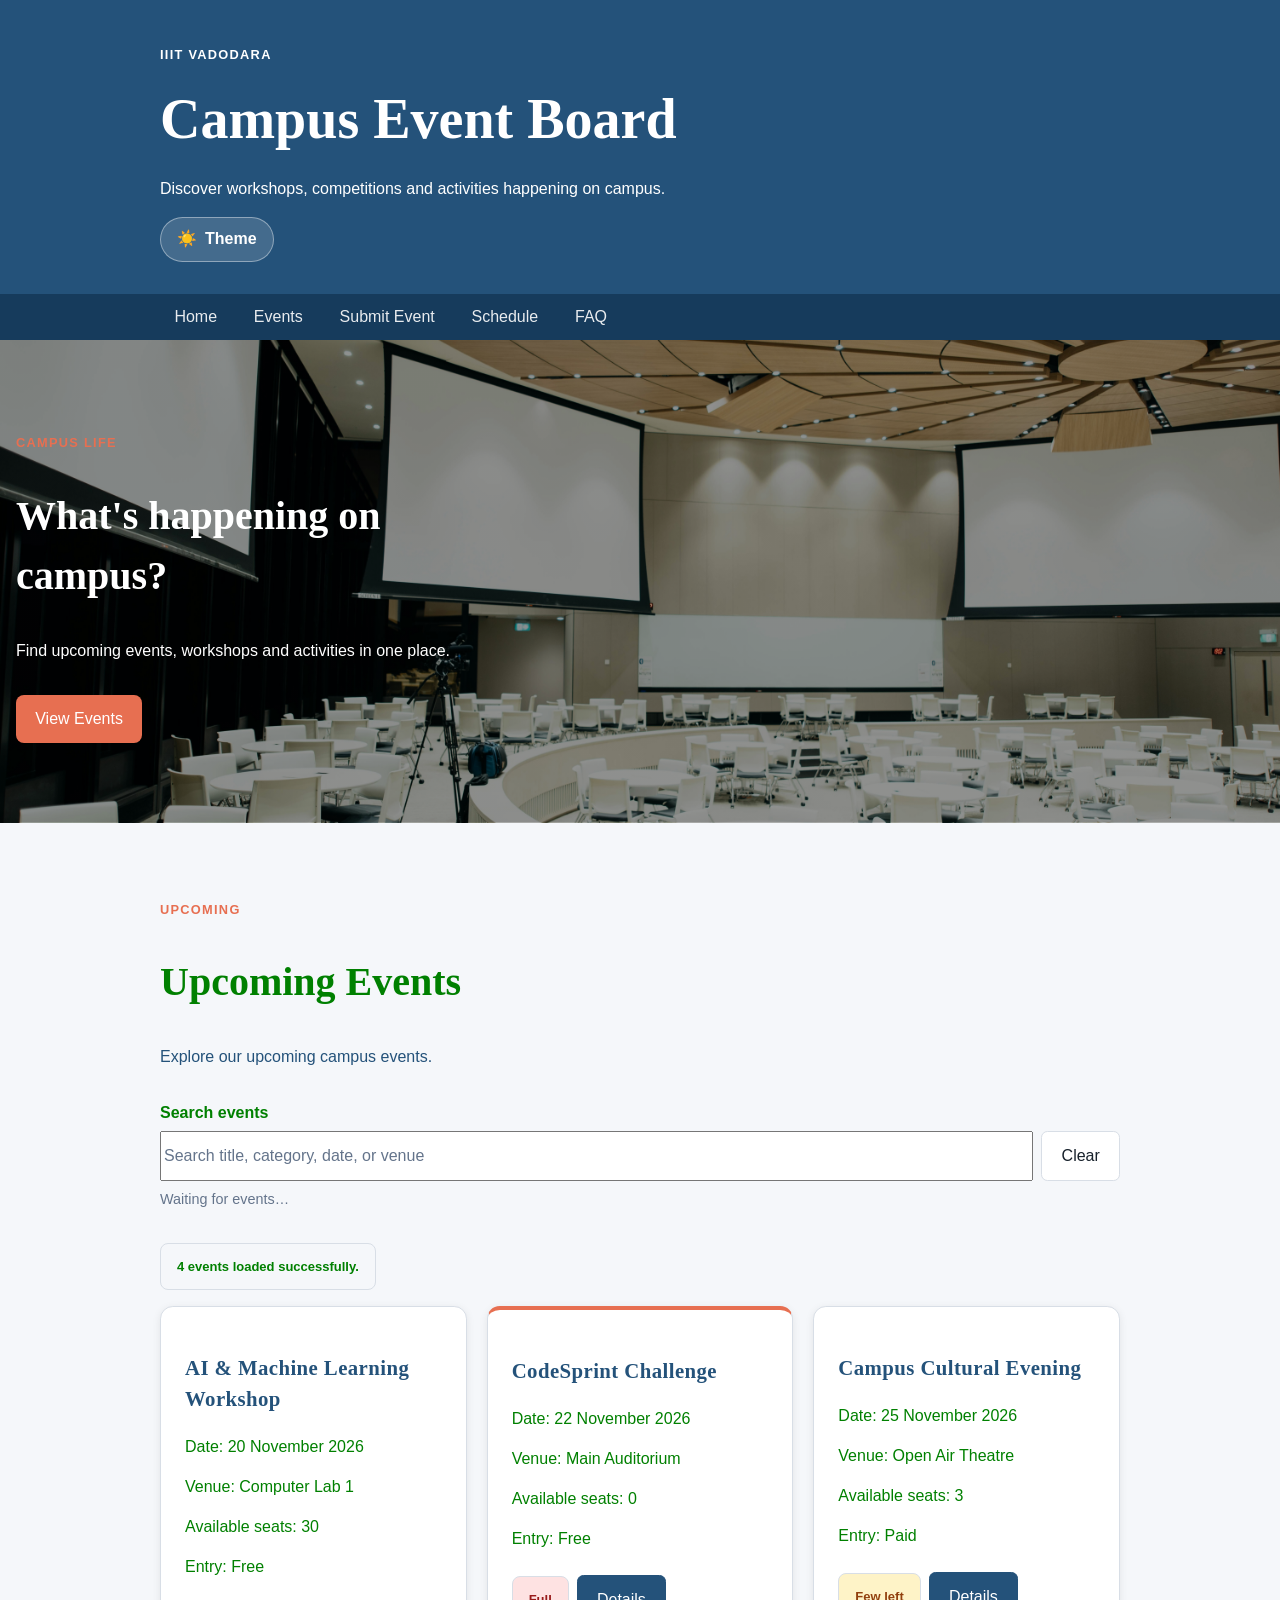
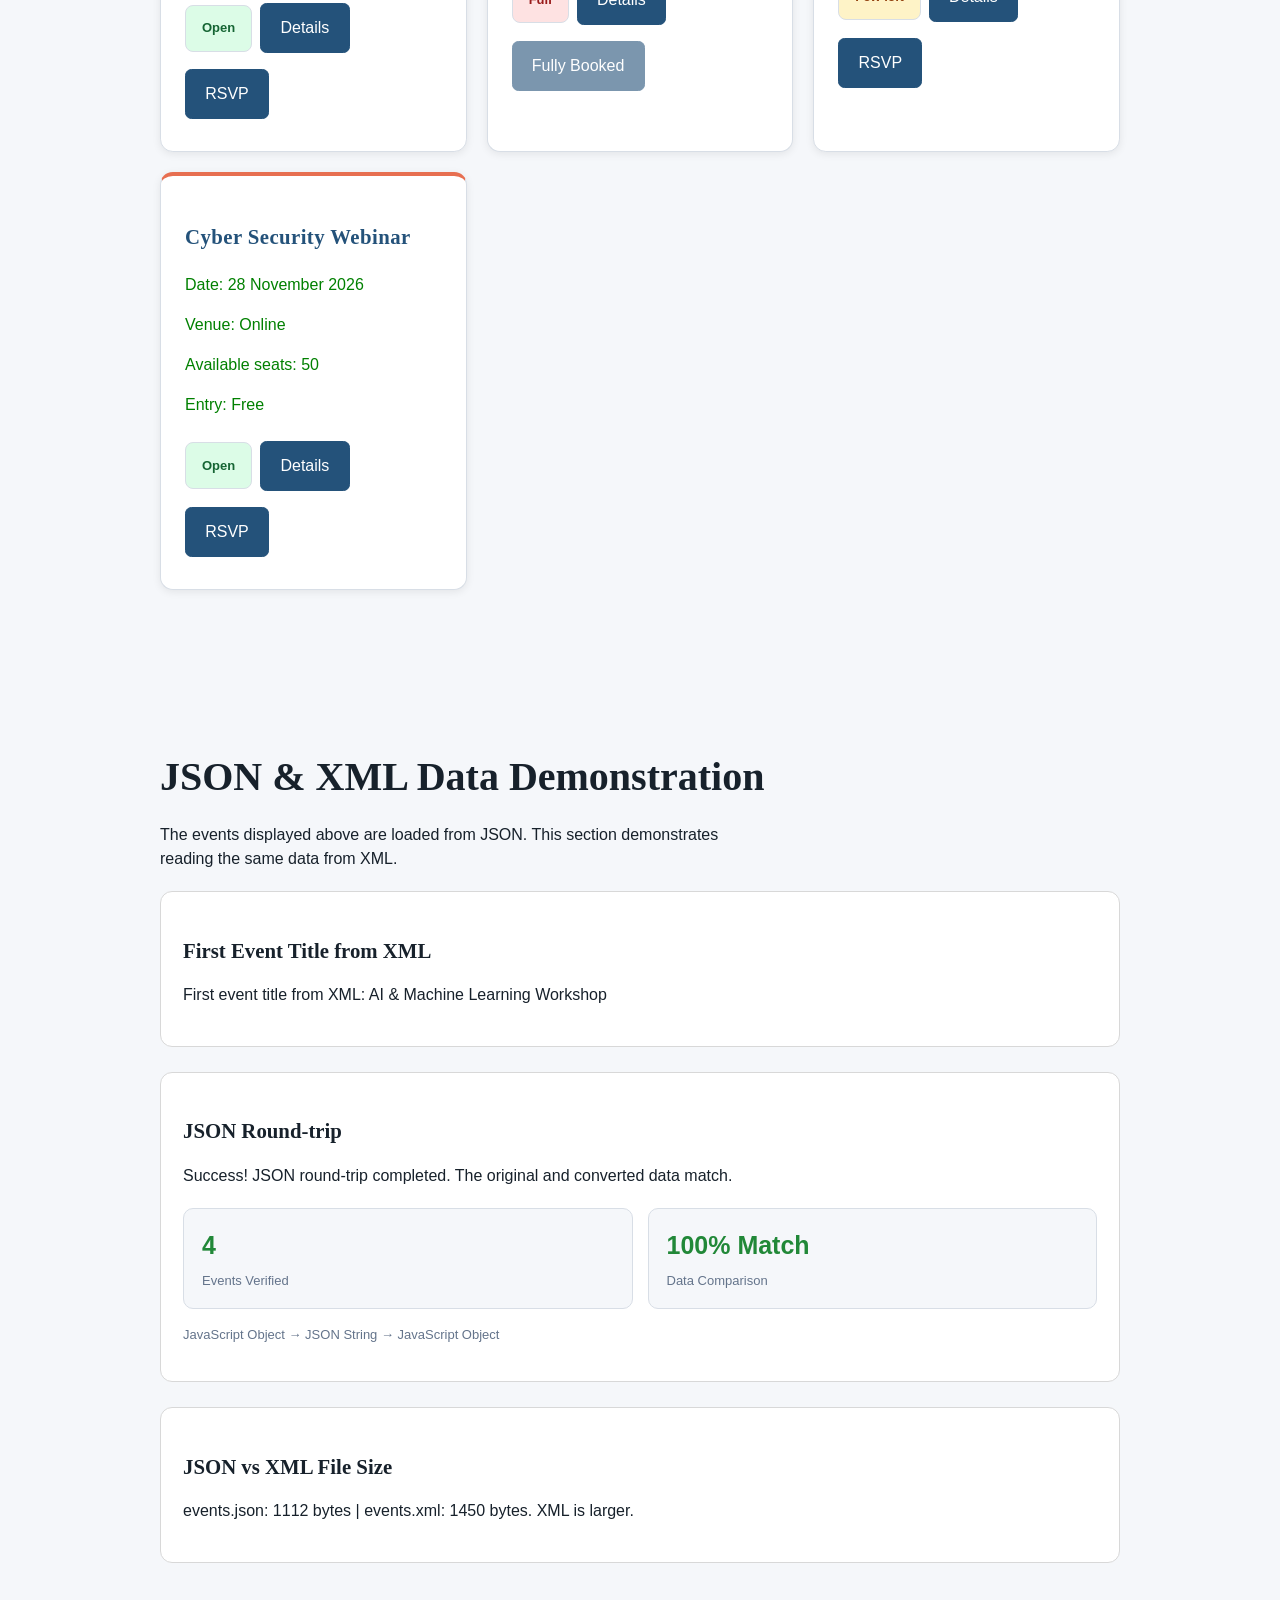
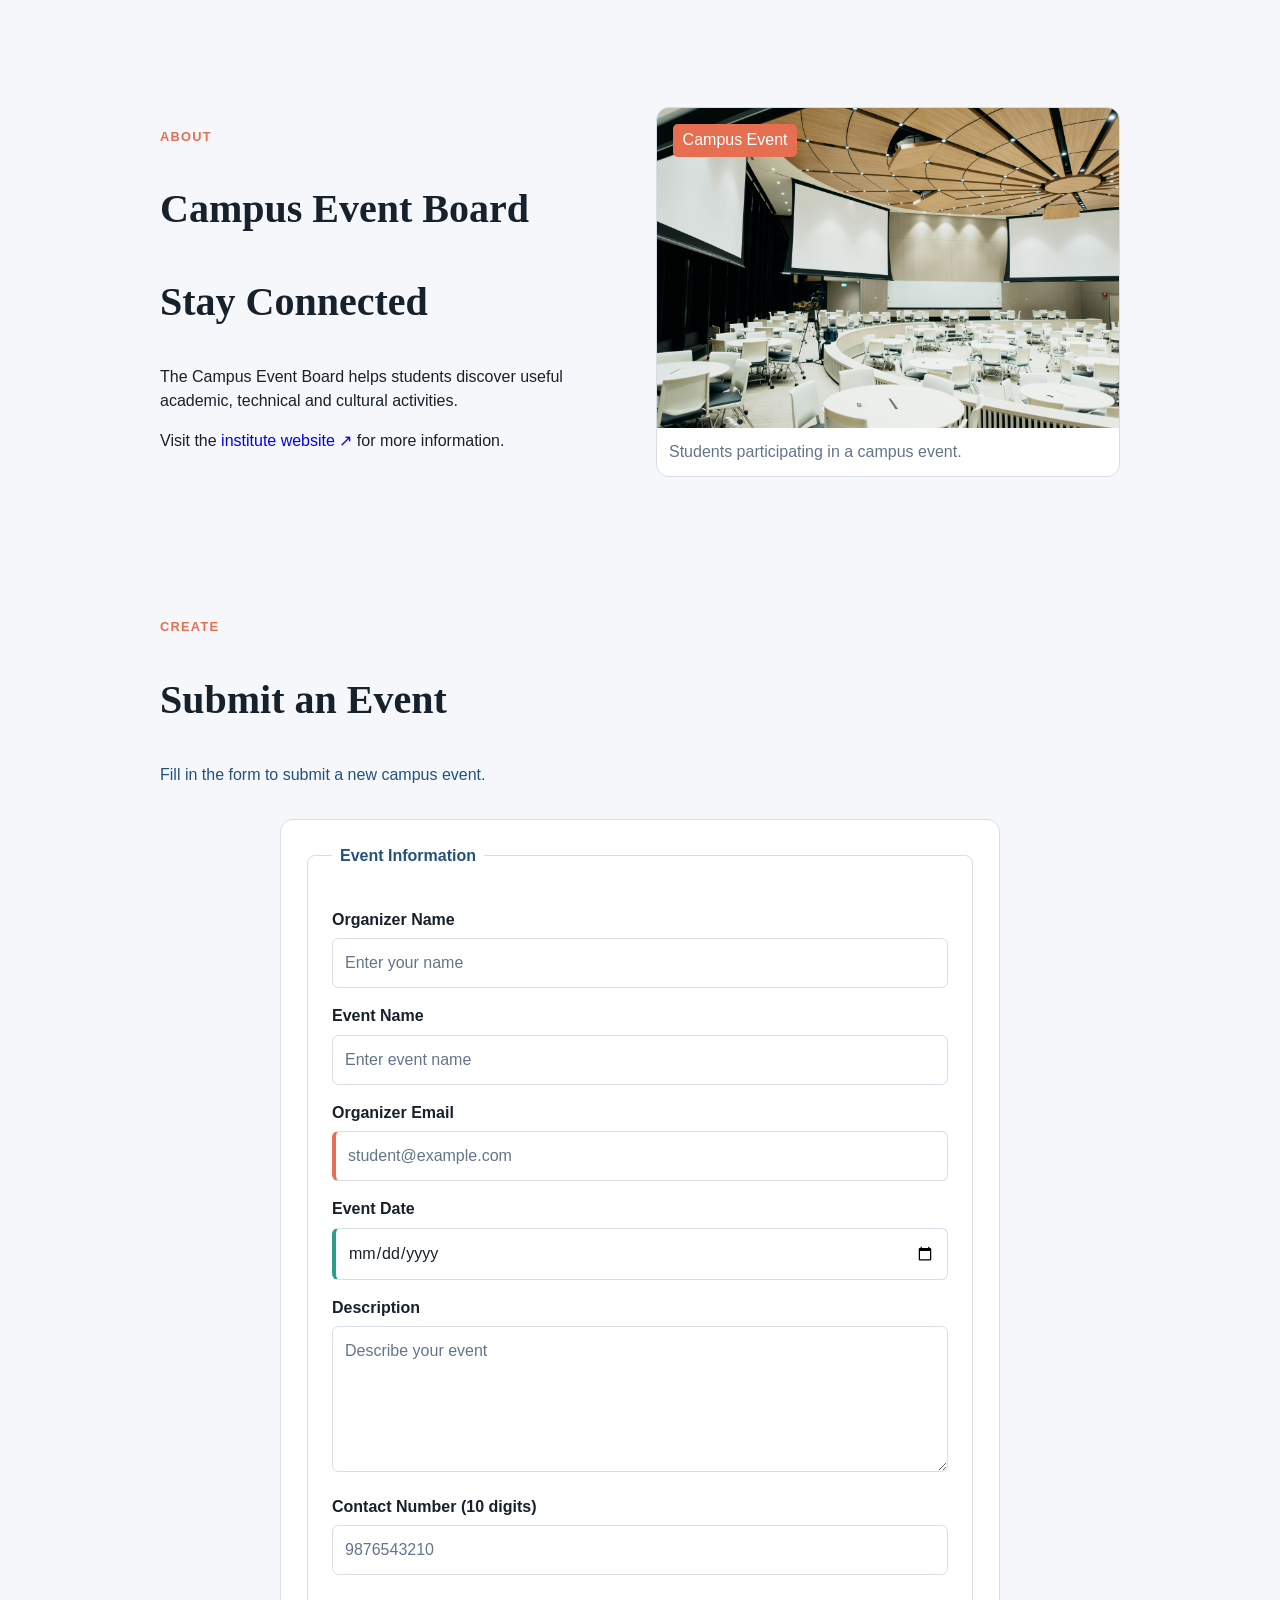
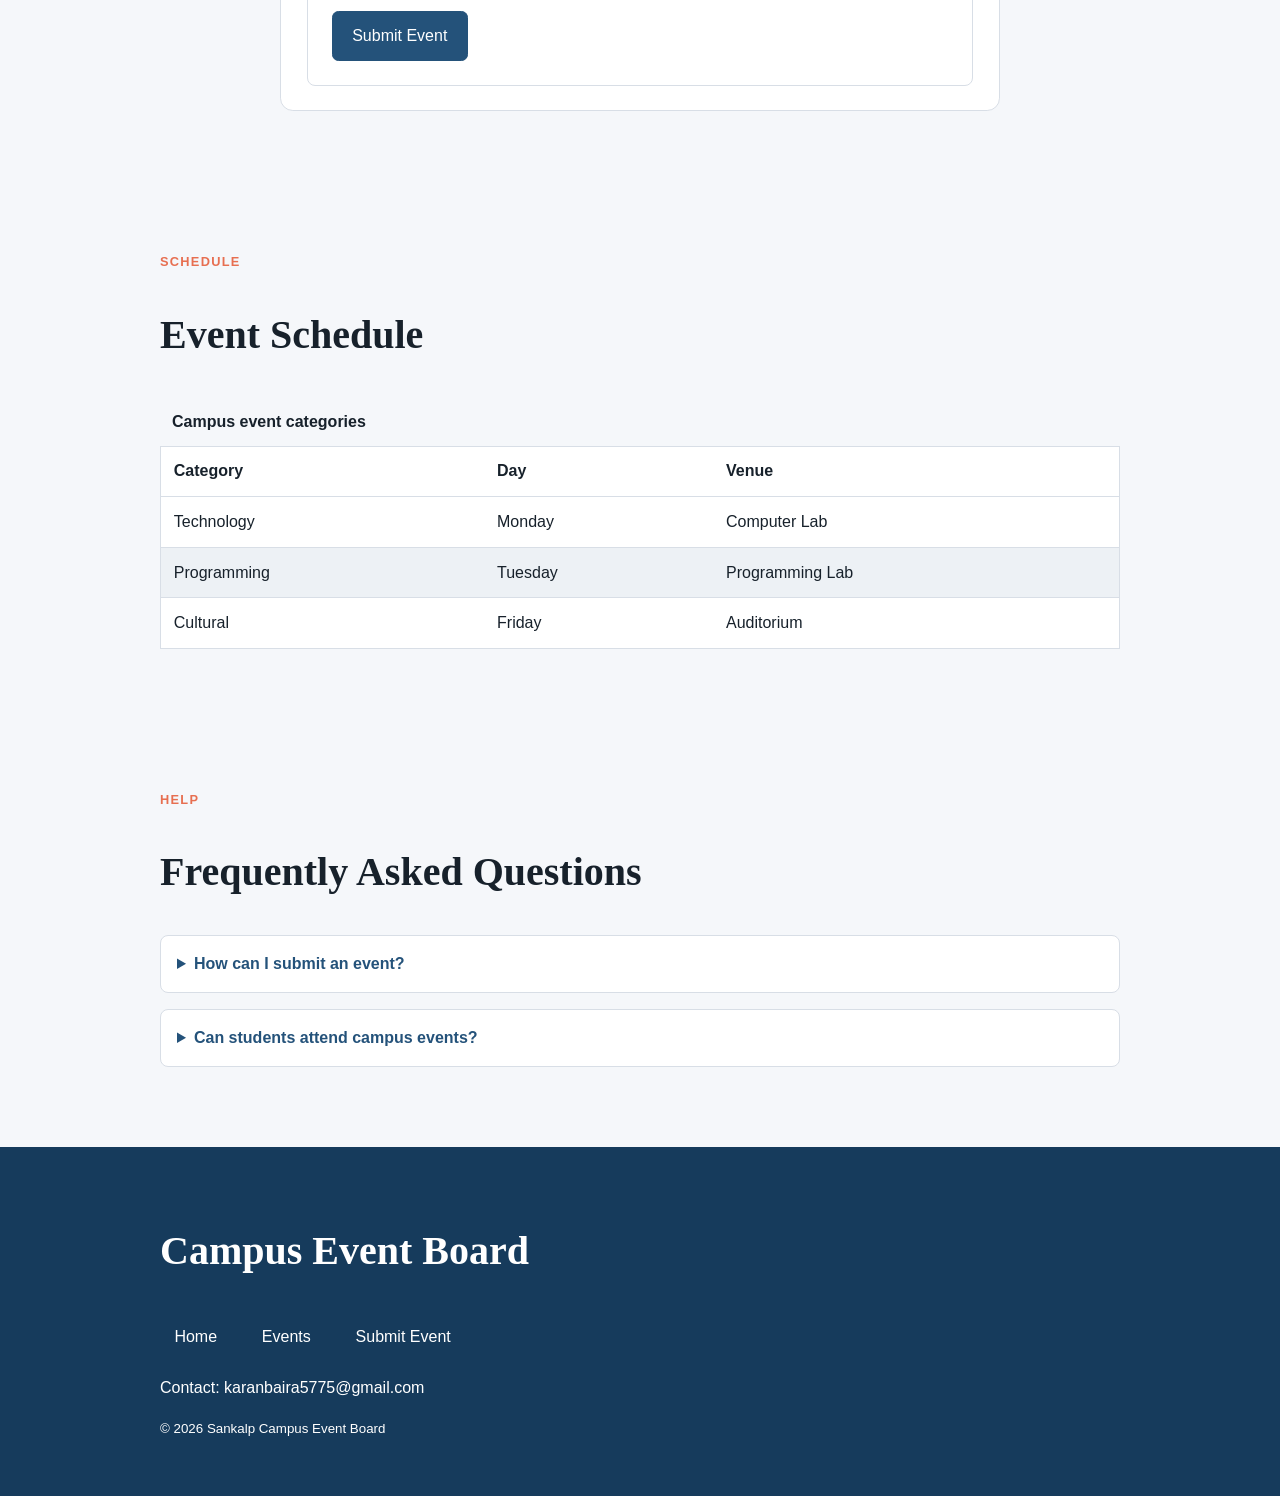
<file: index.html>
<!DOCTYPE html>
<html lang="en">

  <head>
    <meta charset="UTF-8">
    <meta name="viewport" content="width=device-width, initial-scale=1">

    <title>Campus Event Board</title>

    <meta
      name="description"
      content="Campus Event Board for discovering and submitting campus events.">
    <link rel="shortcut icon" href="images.ico" type="image/x-icon">

    <!-- Open Graph -->
    <meta property="og:title" content="Campus Event Board">
    <meta
      property="og:description"
      content="Discover upcoming campus events and submit new events.">
    <meta property="og:image" content="event-banner.jpg">

    <!-- External CSS files -->
    <link rel="stylesheet" href="base.css">
    <link rel="stylesheet" href="style.css">
    <link rel="stylesheet" href="theme-dark.css">

  </head>

  <body>

    <!-- Skip link for accessibility -->
    <a href="#main" class="skip">Skip to content</a>

    <!-- ================= HEADER ================= -->

    <header id="site-header">

      <div class="container">

        <p class="eyebrow">IIIT Vadodara</p>

        <h1>Campus Event Board</h1>

        <p>
          Discover workshops, competitions and activities happening
          on campus.
        </p>

        <div class="theme-switcher">
          <input type="checkbox" id="theme-toggle">

          <label for="theme-toggle">
            <span class="light-icon">☀️</span>
            <span class="dark-icon">🌙</span>
            Theme
          </label>
        </div>

      </div>

    </header>

    <!-- ================= NAVIGATION ================= -->

    <nav class="site-nav" aria-label="Main navigation">

      <div class="container nav-container">

        <button class="menu-button" id="menuButton" type="button"
          aria-controls="navLinks" aria-expanded="false">
          ☰ Menu
        </button>

        <div class="nav-links" id="navLinks">
          <a href="#home">Home</a>
          <a href="#events">Events</a>
          <a href="#submit">Submit Event</a>
          <a href="#schedule">Schedule</a>
          <a href="#faq">FAQ</a>
        </div>

      </div>

    </nav>

    <!-- ================= MAIN ================= -->

    <main id="main">

      <!-- ================= HERO ================= -->

      <section id="home" class="hero">

        <div class="container">

          <p class="eyebrow">Campus Life</p>

          <h2>What's happening on campus?</h2>

          <p>
            Find upcoming events, workshops and activities in one place.
          </p>

          <a class="button" href="#events">
            View Events
          </a>

        </div>

      </section>

      <!-- ================= UPCOMING EVENTS ================= -->

      <section id="events" class="events container">

        <div class="section-heading">

          <p class="eyebrow">Upcoming</p>

          <h2>Upcoming Events</h2>

          <p>
            Explore our upcoming campus events.
          </p>

        </div>

        <!-- Lab 6 B6: live search filters the event data as the user types. -->
        <div class="event-search">
          <label for="eventSearch">Search events</label>
          <div class="search-row">
            <input type="search" id="eventSearch"
              placeholder="Search title, category, date, or venue"
              autocomplete="off">
            <button type="button" id="clearSearch"
              class="secondary-button">Clear</button>
          </div>
          <p id="searchStatus" class="search-status" aria-live="polite">Waiting
            for events…</p>
        </div>

        <!-- Lab 6 B7: loading/success/error feedback for events.json. -->
        <p id="eventStatus" class="event-status" role="status"
          aria-live="polite">Loading…</p>

        <!-- Lab 6 B2: JavaScript creates event cards here from events.json. -->
        <div class="event-grid" id="eventGrid" aria-label="Campus events"></div>

      </section>

      <!-- LAB 7: JSON and XML demonstration -->
      <!-- LAB 7: JSON AND XML DEMONSTRATION -->
<section class="data-demo" id="data-demo">
    <div class="container">

        <h2>JSON & XML Data Demonstration</h2>

        <p>
            The events displayed above are loaded from JSON.
            This section demonstrates reading the same data from XML.
        </p>

        <!-- XML TITLE CARD -->
        <div class="data-demo-card">
            <h3>First Event Title from XML</h3>

            <p id="xmlTitleResult" aria-live="polite">
                Loading XML data...
            </p>
        </div>

        <!-- JSON ROUND-TRIP CARD -->
        <div class="data-demo-card json-roundtrip-card">
            <h3>JSON Round-trip</h3>

            <p id="jsonRoundTrip" aria-live="polite">
                Checking JSON data...
            </p>

            <div class="roundtrip-results">

                <div class="roundtrip-item">
                    <span class="roundtrip-number" id="verifiedEvents">0</span>
                    <span class="roundtrip-label">Events Verified</span>
                </div>

                <div class="roundtrip-item">
                    <span class="roundtrip-number" id="matchStatus">Checking...</span>
                    <span class="roundtrip-label">Data Comparison</span>
                </div>

            </div>

            <p class="roundtrip-description">
                JavaScript Object → JSON String → JavaScript Object
            </p>
        </div>

        <!-- FILE SIZE CARD -->
        <div class="data-demo-card">
            <h3>JSON vs XML File Size</h3>

            <p id="sizeComparison" aria-live="polite">
                Calculating file sizes...
            </p>
        </div>

    </div>
</section>

      <!-- ================= IMAGE / ABOUT ================= -->

      <section class="about container">

        <div>

          <p class="eyebrow">About</p>

          <h2>Campus Event Board</h2>

          <h2 class="small-heading">Stay Connected</h2>

          <p>
            The Campus Event Board helps students discover
            useful academic, technical and cultural activities.
          </p>

          <p>
            Visit the
            <a
              href="https://www.iiitvadodara.ac.in"
              target="_blank"
              rel="noopener">
              institute website
            </a>
            for more information.
          </p>

        </div>

        <figure>

          <img
            src="event-banner.jpg"
            alt="Students participating in a campus event">

          <figcaption>
            Students participating in a campus event.
          </figcaption>

        </figure>

      </section>

      <!-- ================= FORM ================= -->

      <section id="submit" class="submit-section container">

        <div class="section-heading">

          <p class="eyebrow">Create</p>

          <h2>Submit an Event</h2>

          <p>
            Fill in the form to submit a new campus event.
          </p>

        </div>

        <form class="event-form" id="eventForm" action="#" method="post"
          novalidate>

          <fieldset>

            <legend>Event Information</legend>

            <label for="organizer-name">Organizer Name</label>
            <input id="organizer-name" name="organizer-name" type="text"
              placeholder="Enter your name" required minlength="2"
              autocomplete="name">

            <label for="event-name">
              Event Name
            </label>

            <input id="event-name" name="event-name" type="text"
              placeholder="Enter event name" required>

            <label for="email">
              Organizer Email
            </label>

            <input
              id="email"
              name="email"
              type="email"
              placeholder="student@example.com"
              required>

            <label for="date">
              Event Date
            </label>

            <input
              id="date"
              name="date"
              type="date"
              required>

            <label for="description">
              Description
            </label>

            <textarea
              id="description"
              name="description"
              rows="5"
              placeholder="Describe your event"
              required minlength="10"></textarea>

            <label for="contact-number">Contact Number (10 digits)</label>
            <input id="contact-number" name="contact-number" type="tel"
              placeholder="9876543210" inputmode="numeric"
              pattern="[0-9]{10}" required
              title="Enter exactly 10 digits without spaces or country code">

            <p id="formMessage" class="form-message" role="status"
              aria-live="polite"></p>

            <button type="submit">
              Submit Event
            </button>

          </fieldset>

        </form>

      </section>

      <!-- ================= TABLE ================= -->

      <section id="schedule" class="schedule container">

        <div class="section-heading">

          <p class="eyebrow">Schedule</p>

          <h2>Event Schedule</h2>

        </div>

        <table>

          <caption>
            Campus event categories
          </caption>

          <thead>

            <tr>
              <th scope="col">Category</th>
              <th scope="col">Day</th>
              <th scope="col">Venue</th>
            </tr>

          </thead>

          <tbody>

            <tr>
              <td>Technology</td>
              <td>Monday</td>
              <td>Computer Lab</td>
            </tr>

            <tr>
              <td>Programming</td>
              <td>Tuesday</td>
              <td>Programming Lab</td>
            </tr>

            <tr>
              <td>Cultural</td>
              <td>Friday</td>
              <td>Auditorium</td>
            </tr>

          </tbody>

        </table>

      </section>

      <!-- ================= FAQ ================= -->

      <section id="faq" class="faq container">

        <div class="section-heading">

          <p class="eyebrow">Help</p>

          <h2>Frequently Asked Questions</h2>

        </div>

        <details>

          <summary>
            How can I submit an event?
          </summary>

          <p>
            Fill in the Submit an Event form with the required
            information and click Submit Event.
          </p>

        </details>

        <details>

          <summary>
            Can students attend campus events?
          </summary>

          <p>
            Students can attend events according to the rules
            specified by the event organizer.
          </p>

        </details>

      </section>

    </main>

    <!-- ================= FOOTER ================= -->

    <footer>

      <div class="container">

        <h2>Campus Event Board</h2>

        <nav aria-label="Footer navigation">

          <a href="#home">Home</a>
          <a href="#events">Events</a>
          <a href="#submit">Submit Event</a>

        </nav>

        <address>
          Contact:
          <a href="mailto:karanbaira5775@gmail.com">
            karanbaira5775@gmail.com
          </a>
        </address>

        <p>
          <small>
            © 2026 Sankalp Campus Event Board
          </small>
        </p>

      </div>

    </footer>

    <!-- Lab 6 A1: defer runs the script after the HTML has been parsed. -->
    <script src="script.js" defer></script>
  </body>

</html>
</file>
<file: base.css>
/* =====================================================
   BASE.CSS
   Basic site-wide styles
   ===================================================== */


/* Box model */
* {
  box-sizing: border-box;
}


/* Basic document */
html {
  scroll-behavior: smooth;
}


/* Body defaults */
body {
  margin: 0;
  font-family: Arial, Helvetica, sans-serif;
}


/* Headings */
h1,
h2,
h3 {
  font-family: Georgia, "Times New Roman", serif;
}


/* Images */
img {
  max-width: 100%;
  height: auto;
  display: block;
}


/* Form controls */
button,
input,
textarea {
  font: inherit;
}


/* Links */
a {
  text-decoration: none;
}


/* Tables */
table {
  border-collapse: collapse;
}
</file>
<file: style.css>
/* =====================================================
   STYLE.CSS
   Main Campus Event Board stylesheet
   ===================================================== */

/* =====================================================
   DESIGN SYSTEM
   ===================================================== */

:root {
  --brand: #24527a;
  --brand-dark: #163b5c;
  --accent: #e76f51;
  --ink: #17212b;
  --muted: #64748b;
  --paper: #f5f7fa;
  --surface: #ffffff;
  --border: #d8dee6;
  --space: 1rem;
  --container: min(90%, 60rem);
}

/* =====================================================
   BODY
   ===================================================== */

body {
  color: var(--ink);
  background-color: var(--paper);

  font-size: 1rem;
  line-height: 1.5;
}

/* =====================================================
   TYPOGRAPHY
   ===================================================== */

h1 {
  font-size: clamp(2rem, 5vw, 3.5rem);
}

h2 {
  font-size: clamp(1.5rem, 4vw, 2.5rem);
}

h3 {
  font-size: 1.3rem;
}

p {
  max-width: 65ch;
}

/* =====================================================
   THEME SWITCHER
   ===================================================== */

.theme-switcher {
  margin-top: 1rem;
}

.theme-switcher input {
  position: absolute;
  opacity: 0;
}

.theme-switcher label {
  display: inline-flex;

  align-items: center;
  gap: 0.5rem;

  padding: 0.6rem 1rem;

  color: white;
  background-color: rgb(255 255 255 / 15%);

  border: 1px solid rgb(255 255 255 / 40%);
  border-radius: 2rem;

  cursor: pointer;

  font-weight: bold;
}

.theme-switcher label:hover {
  background-color: var(--accent);
}

.theme-switcher label:focus-within {
  outline: 3px solid var(--accent);
  outline-offset: 3px;
}

.dark-icon {
  display: none;
}

/* =====================================================
   GRID PAGE LAYOUT
   Assignment 5
   ===================================================== */

body {
  display: grid;

  grid-template-columns: 1fr;

  grid-template-areas:
    "header"
    "nav"
    "main"
    "footer";
}

header {
  grid-area: header;
}

.site-nav {
  grid-area: nav;
}

main {
  grid-area: main;
}

footer {
  grid-area: footer;
}

/* =====================================================
   CONTAINER
   ===================================================== */

.container {
  width: var(--container);
  margin: 0 auto;
}

/* =====================================================
   HEADER
   ===================================================== */

#site-header {
  padding: 2rem 0;

  color: white;

  background-color: var(--brand);
}

#site-header h1 {
  margin: 0.25rem 0;
}

/* ID selector specificity demonstration */
#site-header .eyebrow {
  color: #ffffff;
}

/* =====================================================
   EYEBROW
   ===================================================== */

.eyebrow {
  color: var(--accent);

  font-size: 0.8rem;

  font-weight: bold;

  letter-spacing: 0.1em;

  text-transform: uppercase;
}

/* =====================================================
   NAVIGATION
   ===================================================== */

.site-nav {
  background-color: var(--brand-dark);
}

.site-nav .container {
  display: flex;

  flex-wrap: wrap;

  gap: 0.5rem;
}

/* Descendant selector */
nav a {
  padding: 0.7rem 0.9rem;

  color: white;
}

/* Child combinator */
.site-nav > .container > a {
  font-weight: bold;
}

/* LVHA link order */
.site-nav a:link {
  color: white;
}

.site-nav a:visited {
  color: #dce8f2;
}

.site-nav a:hover {
  color: white;

  background-color: var(--accent);
}

.site-nav a:focus {
  outline: 3px solid var(--accent);

  outline-offset: 2px;
}

.site-nav a:active {
  background-color: var(--brand-dark);
}

/* :not() selector */
.site-nav a:not(.active) {
  opacity: 0.9;
}

/* Attribute selector */
a[href^="https"]::after {
  content: " ↗";
}

/* =====================================================
   SKIP LINK
   ===================================================== */

.skip {
  position: absolute;

  left: 1rem;
  top: -4rem;

  padding: 0.7rem 1rem;

  color: white;

  background-color: var(--brand);
}

.skip:focus {
  top: 1rem;
}

/* =====================================================
   HERO
   ===================================================== */

.hero {
  padding: 5rem 0;

  color: white;

  background-image:
    linear-gradient(rgb(0 0 0 / 40%), rgb(0 0 0 / 40%)), url("event-banner.jpg");

  background-size: cover;

  background-position: center;
}

.hero h2 {
  max-width: 20ch;
}

/* =====================================================
   BUTTON
   ===================================================== */

.button {
  display: inline-block;

  margin-top: 1rem;

  padding: 0.75rem 1.2rem;

  color: white;

  background-color: var(--accent);

  border-radius: 0.5rem;
}

.button:hover {
  background-color: var(--brand-dark);
}

/* =====================================================
   GENERAL SECTIONS
   ===================================================== */

.events,
.about,
.submit-section,
.schedule,
.faq {
  padding-top: 4rem;
  padding-bottom: 4rem;
}

.section-heading {
  margin-bottom: 2rem;
}

.section-heading h2 + p {
  color: var(--brand);
}

/* General sibling selector */
.section-heading h2 ~ p {
  max-width: 65ch;
}

/* =====================================================
   UPCOMING EVENTS
   ===================================================== */

.event-grid {
  display: grid;

  grid-template-columns: repeat(auto-fit, minmax(15rem, 1fr));

  gap: 1.25rem;
}

/* =====================================================
   EVENT CARD
   ===================================================== */

.event-card {
  padding: 1.5rem;

  background-color: var(--surface);

  border: 1px solid var(--border);

  border-radius: 0.8rem;

  box-shadow: 0 2px 8px rgb(0 0 0 / 8%);
}

/* nth-child */
.event-card:nth-child(even) {
  border-top: 4px solid var(--accent);
}

.event-card h3 {
  color: var(--brand);
}

.event-type {
  color: var(--accent);

  font-size: 0.8rem;

  font-weight: bold;

  text-transform: uppercase;
}

.event-card a {
  color: var(--brand);

  font-weight: bold;

  text-decoration: underline;
}

/* =====================================================
   ABOUT + IMAGE
   ===================================================== */

.about {
  display: grid;

  gap: 2rem;
}

.about figure {
  margin: 0;

  overflow: hidden;

  background-color: var(--surface);

  border-radius: 0.8rem;

  border: 1px solid var(--border);
}

.about img {
  width: 100%;

  height: 20rem;

  object-fit: cover;
}

.about figcaption {
  padding: 0.75rem;

  color: var(--muted);
}

/* ::before */
.about figure::before {
  content: "Campus Event";

  position: absolute;

  margin: 1rem;

  padding: 0.3rem 0.6rem;

  color: white;

  background-color: var(--accent);

  border-radius: 0.3rem;
}

/* =====================================================
   FORM
   ===================================================== */

.event-form {
  max-width: 45rem;

  margin: 0 auto;

  padding: 1.5rem;

  background-color: var(--surface);

  border: 1px solid var(--border);

  border-radius: 0.8rem;
}

fieldset {
  padding: 1.5rem;

  border: 1px solid var(--border);

  border-radius: 0.5rem;
}

legend {
  padding: 0 0.5rem;

  color: var(--brand);

  font-weight: bold;
}

.event-form label {
  display: block;

  margin-top: 1rem;

  font-weight: bold;
}

.event-form input,
.event-form textarea {
  width: 100%;

  margin-top: 0.4rem;

  padding: 0.75rem;

  color: var(--ink);

  background-color: white;

  border: 1px solid var(--border);

  border-radius: 0.4rem;
}

/* Attribute selectors */
input[type="email"] {
  border-left: 4px solid var(--accent);
}

input[type="date"] {
  border-left: 4px solid #2a9d8f;
}

/* Placeholder */
input::placeholder,
textarea::placeholder {
  color: var(--muted);
}

/* Focus */
.event-form input:focus,
.event-form textarea:focus {
  outline: 3px solid rgb(231 111 81 / 30%);

  outline-offset: 2px;
}

button {
  margin-top: 1.25rem;

  padding: 0.75rem 1.2rem;

  color: white;

  background-color: var(--brand);

  border: 1px solid var(--brand);

  border-radius: 0.4rem;

  cursor: pointer;
}

button:hover {
  background-color: var(--brand-dark);
}

/* =====================================================
   TABLE
   ===================================================== */

table {
  width: 100%;

  background-color: var(--surface);

  border: 1px solid var(--border);
}

caption {
  padding: 0.75rem;

  font-weight: bold;

  text-align: left;
}

th,
td {
  padding: 0.8rem;

  border-bottom: 1px solid var(--border);

  text-align: left;
}

/* nth-child */
tbody tr:nth-child(even) {
  background-color: rgb(36 82 122 / 8%);
}

/* last-child */
tbody tr:last-child td {
  border-bottom: 0;
}

/* =====================================================
   FAQ
   ===================================================== */

.faq details {
  margin-bottom: 1rem;

  padding: 1rem;

  background-color: var(--surface);

  border: 1px solid var(--border);

  border-radius: 0.5rem;
}

.faq summary {
  cursor: pointer;

  color: var(--brand);

  font-weight: bold;
}

/* =====================================================
   FOOTER
   ===================================================== */

footer {
  padding: 2.5rem 0;

  color: white;

  background-color: var(--brand-dark);
}

footer nav {
  display: flex;

  flex-wrap: wrap;

  gap: 1rem;

  margin: 1rem 0;
}

footer a {
  color: white;
}

footer a:hover {
  color: var(--accent);
}

footer address {
  font-style: normal;
}

/* =====================================================
   INHERIT / INITIAL / UNSET
   Assignment 4
   ===================================================== */

footer {
  text-align: inherit;
}

footer h2 {
  letter-spacing: initial;
}

footer a {
  text-decoration: unset;
}

/* =====================================================
   SPECIFICITY EXAMPLES
   ===================================================== */

/* p = (0,0,1) */
.specificity-example {
  color: red;
}

/* .events = (0,1,0) */
.events {
  color: green;
}

/* nav .events = (0,1,1) */
nav .events {
  color: blue;
}

/* =====================================================
   MODERN SELECTORS
   ===================================================== */

.event-card :is(h3, .event-type) {
  letter-spacing: 0.02em;
}

:where(.event-card) {
  min-width: 0;
}

/* =====================================================
   CALC()
   ===================================================== */

.hero .container {
  width: calc(100% - 2rem);
}

/* =========================================
   LAB ASSIGNMENT 7 — JSON & XML DEMO
   ========================================= */

.data-demo {
  padding: 60px 20px;
}

.data-demo .container {
  max-width: 1100px;
  margin: 0 auto;
}

.data-demo h2 {
  margin-bottom: 15px;
}

.data-demo-card {
  padding: 22px;
  margin: 20px 0;
  border: 1px solid #d8d8d8;
  border-radius: 12px;
  background: #ffffff;
}

.data-demo-card h3 {
  margin-bottom: 12px;
}

.data-demo-card p {
  line-height: 1.6;
}

.data-demo-card pre {
  padding: 15px;
  margin-top: 12px;
  overflow-x: auto;
  white-space: pre-wrap;
  overflow-wrap: anywhere;
  border-radius: 8px;
  background: #f2f2f2;
  color: #222222;
  font-size: 13px;
}

.event-details {
  margin: 12px 0;
  padding: 12px;
  border-radius: 8px;
  background: #f3f4f6;
}

.event-details[hidden] {
  display: none;
}

.event-card button {
  cursor: pointer;
  margin: 6px 5px 0 0;
}

.event-card button:disabled {
  cursor: not-allowed;
  opacity: 0.6;
}

.event-status {
  display: inline-block;
  margin: 8px 0;
  padding: 5px 12px;
  border-radius: 20px;
  font-size: 13px;
  font-weight: 600;
}

.event-status.open {
  background: #dcfce7;
  color: #166534;
}

.event-status.few-left {
  background: #fef3c7;
  color: #92400e;
}

.event-status.full {
  background: #fee2e2;
  color: #991b1b;
}

.no-events {
  padding: 20px;
  text-align: center;
}

@media (max-width: 600px) {
  .data-demo {
    padding: 35px 15px;
  }

  .data-demo-card {
    padding: 15px;
  }

  .data-demo-card pre {
    font-size: 12px;
  }
}

/* Center JSON Round-trip card at half width */
.json-roundtrip-card {
    max-width: 1000px;
    margin: 25px auto;
    box-sizing: border-box;
}

/* Responsive layout for mobile */
@media (max-width: 768px) {
    .json-roundtrip-card {
        width: 100%;
        max-width: 100%;
    }
}

/* =====================================================
   RESPONSIVE DESIGN
   Mobile first
   ===================================================== */

@media (min-width: 40rem) {
  .about {
    grid-template-columns: 1fr 1fr;

    align-items: center;
  }
}

@media (min-width: 64rem) {
  .event-grid {
    grid-template-columns: repeat(3, minmax(0, 1fr));
  }
}

/* =====================================================
   SHORTHANDS USED:
   padding, margin, border, background
   ===================================================== */

/*
  No !important is used.
  Conflicts are solved using specificity and source order.
*/

/* =====================================================
   LAB 6 — INTERACTIVE COMPONENTS
   ===================================================== */

/* B4: hamburger is visible on narrow screens. */
.nav-container {
  display: flex;
  flex-direction: column;
  align-items: stretch;
}
.menu-button {
  display: inline-block;
  width: fit-content;
  margin: 0.5rem 0;
  padding: 0.65rem 1rem;
  color: white;
  background: var(--brand);
  border: 1px solid rgb(255 255 255 / 35%);
  border-radius: 0.4rem;
}
.nav-links {
  display: none;
  flex-direction: column;
  gap: 0.25rem;
}
.nav-links.is-open {
  display: flex;
}
.nav-links a {
  display: block;
  text-decoration: none;
  border-radius: 0.3rem;
}

/* B6: search UI */
.event-search {
  margin: 1.5rem 0 1rem;
}
.event-search label {
  display: block;
  font-weight: bold;
  margin-bottom: 0.4rem;
}
.search-row {
  display: flex;
  gap: 0.5rem;
  align-items: stretch;
}
.search-row input {
  flex: 1;
  min-width: 0;
  margin: 0;
}
.search-row button {
  margin: 0;
}
.search-status {
  margin-top: 0.5rem;
  color: var(--muted);
  font-size: 0.9rem;
}

/* B7: loading, success and error messages */
.event-status {
  margin: 1rem 0;
  padding: 0.8rem 1rem;
  border: 1px solid var(--border);
  border-radius: 0.5rem;
}
.event-status:empty {
  display: none;
}
.event-status.error {
  border-color: #b42318;
  color: #b42318;
}
.event-status.success {
  border-color: #23804a;
}
.event-status:empty {
  padding: 0;
  margin: 0;
  border: 0;
}

/* Generated event cards retain the existing Lab 5 card design. */
.event-card {
  min-width: 0;
}
.event-card .event-type {
  margin-bottom: 0.5rem;
}
.event-card .event-date {
  margin-top: 0.65rem;
}
.event-card .seat-status {
  display: inline-block;
  margin-top: 0.75rem;
  padding: 0.2rem 0.6rem;
  border-radius: 999px;
  font-size: 0.85rem;
  font-weight: bold;
  background: #e4f7eb;
  color: #17643a;
}
.event-card .seat-status.few-left {
  background: #fff1cf;
  color: #754900;
}
.event-card .seat-status.full {
  background: #ffe3e3;
  color: #8d2020;
}
.event-card.full {
  border-color: #b42318;
}
.event-actions {
  display: flex;
  flex-wrap: wrap;
  gap: 0.5rem;
  margin-top: 0.8rem;
}
.event-actions button {
  margin: 0;
}
.event-actions button:disabled {
  opacity: 0.55;
  cursor: not-allowed;
}
.secondary-button {
  background: var(--surface);
  color: var(--ink);
  border-color: var(--border);
}
.form-message {
  margin-top: 0.75rem;
  font-weight: bold;
}
.form-message.success {
  color: #187044;
}
.form-message.error {
  color: #b42318;
}

/* Keep event status and buttons in one row */
.event-card .event-status,
.event-card .details-btn,
.event-card .rsvp-btn {
    display: inline-flex;
    align-items: center;
    vertical-align: middle;
    margin: 8px 5px 8px 0;
}

/* Consistent spacing */
.event-card .event-status {
    margin-right: 8px;
}

.event-card .details-btn,
.event-card .rsvp-btn {
    margin-right: 6px;
}
/* =========================================
   JSON ROUND-TRIP RESULT DESIGN
   ========================================= */

   .demo{
    display: flex;
    align-items: center;
    justify-content: center;
   }
.roundtrip-results {
    display: grid;
    grid-template-columns: repeat(2, 1fr);
    gap: 15px;
    margin-top: 20px;
}

.roundtrip-item {
    display: flex;
    flex-direction: column;
    gap: 6px;
    padding: 18px;
    border: 1px solid var(--border);
    border-radius: 10px;
    background: var(--paper);
}

.roundtrip-number {
    font-size: 25px;
    font-weight: 700;
    color: #218838;
}

.roundtrip-label {
    font-size: 13px;
    color: var(--muted);
}

.roundtrip-description {
    margin-top: 16px;
    font-size: 13px;
    color: var(--muted);
}

@media (max-width: 450px) {
    .roundtrip-results {
        grid-template-columns: 1fr;
    }
}

@media (min-width: 40rem) {
  .nav-container {
    flex-direction: row;
    align-items: center;
    justify-content: space-between;
  }
  .menu-button {
    display: none;
  }
  .nav-links,
  .nav-links.is-open {
    display: flex;
    flex-direction: row;
    flex-wrap: wrap;
    gap: 0.5rem;
  }
}
@media (prefers-reduced-motion: reduce) {
  html {
    scroll-behavior: auto;
  }
}
</file>
<file: theme-dark.css>
/* =====================================================
   THEME-DARK.CSS
   Dark theme for Campus Event Board
   ===================================================== */

/* Dark theme variables */

body:has(#theme-toggle:checked) {
  --brand: #78aee0;
  --brand-dark: #081522;
  --accent: #ff9b7d;

  --ink: #edf4fa;
  --muted: #b7c5d3;
  --paper: #101820;
  --surface: #192633;
  --border: #394b5c;
}

/* Body */

body:has(#theme-toggle:checked) {
  color: var(--ink);
  background-color: var(--paper);
}

/* Header */

body:has(#theme-toggle:checked) #site-header {
  background-color: #07111b;
}

/* Navigation */

body:has(#theme-toggle:checked) .site-nav {
  background-color: #081522;
}

/* Hero */

body:has(#theme-toggle:checked) .hero {
  background-image:
    linear-gradient(rgb(0 0 0 / 55%), rgb(0 0 0 / 55%)), url("event-banner.jpg");
}

/* Event cards */

body:has(#theme-toggle:checked) .event-card {
  color: var(--ink);

  background-color: var(--surface);

  border-color: var(--border);
}

/* About section */

body:has(#theme-toggle:checked) .about figure {
  background-color: var(--surface);

  border-color: var(--border);
}

/* Form */

body:has(#theme-toggle:checked) .event-form {
  background-color: var(--surface);

  border-color: var(--border);
}

body:has(#theme-toggle:checked) .event-form input,
body:has(#theme-toggle:checked) .event-form textarea {
  color: var(--ink);

  background-color: #111d28;

  border-color: var(--border);
}

/* FAQ */

body:has(#theme-toggle:checked) .faq details {
  background-color: var(--surface);

  border-color: var(--border);
}

/* Table */

body:has(#theme-toggle:checked) table {
  background-color: var(--surface);

  border-color: var(--border);
}

body:has(#theme-toggle:checked) th,
body:has(#theme-toggle:checked) td {
  border-color: var(--border);
}

body:has(#theme-toggle:checked) tbody tr:nth-child(even) {
  background-color: rgb(120 174 224 / 10%);
}

/* Headings */

body:has(#theme-toggle:checked) .event-card h3,
body:has(#theme-toggle:checked) .section-heading h2,
body:has(#theme-toggle:checked) legend,
body:has(#theme-toggle:checked) caption,
body:has(#theme-toggle:checked) .faq summary {
  color: #78aee0;
}

/* Muted text */

body:has(#theme-toggle:checked) .event-card p,
body:has(#theme-toggle:checked) .about figcaption {
  color: #b7c5d3;
}

/* Footer */

body:has(#theme-toggle:checked) footer {
  background-color: #07111b;
}

/* Change theme icon */

body:has(#theme-toggle:checked) .light-icon {
  display: none;
}

body:has(#theme-toggle:checked) .dark-icon {
  display: inline;
}

/* Lab 6: keep newly generated event cards and controls readable in dark mode. */
body:has(#theme-toggle:checked) .event-status,
body:has(#theme-toggle:checked) .event-search input,
body:has(#theme-toggle:checked) .search-row button {
  background-color: var(--surface);
  color: var(--ink);
  border-color: var(--border);
}
body:has(#theme-toggle:checked) .event-card .seat-status {
  background: #174c32;
  color: #d8ffe7;
}
body:has(#theme-toggle:checked) .event-card .seat-status.few-left {
  background: #5c4317;
  color: #fff0c2;
}
body:has(#theme-toggle:checked) .event-card .seat-status.full {
  background: #612626;
  color: #ffe1e1;
}
body:has(#theme-toggle:checked) .form-message.success {
  color: #91e4b3;
}
body:has(#theme-toggle:checked) .form-message.error {
  color: #ffb4ae;
}

/* LAB 7 — Dark theme for JSON and XML demonstration */

body:has(#theme-toggle:checked) .data-demo-card {
  background: #202020;
  border-color: #444444;
  color: #f5f5f5;
}

body:has(#theme-toggle:checked) .data-demo-card pre {
  background: #151515;
  color: #f5f5f5;
}

body:has(#theme-toggle:checked) .event-details {
  background: #303030;
  color: #f5f5f5;
}

body:has(#theme-toggle:checked) .event-status.open {
  background: #14532d;
  color: #dcfce7;
}

body:has(#theme-toggle:checked) .event-status.few-left {
  background: #78350f;
  color: #fef3c7;
}

body:has(#theme-toggle:checked) .event-status.full {
  background: #7f1d1d;
  color: #fee2e2;
}
</file>
